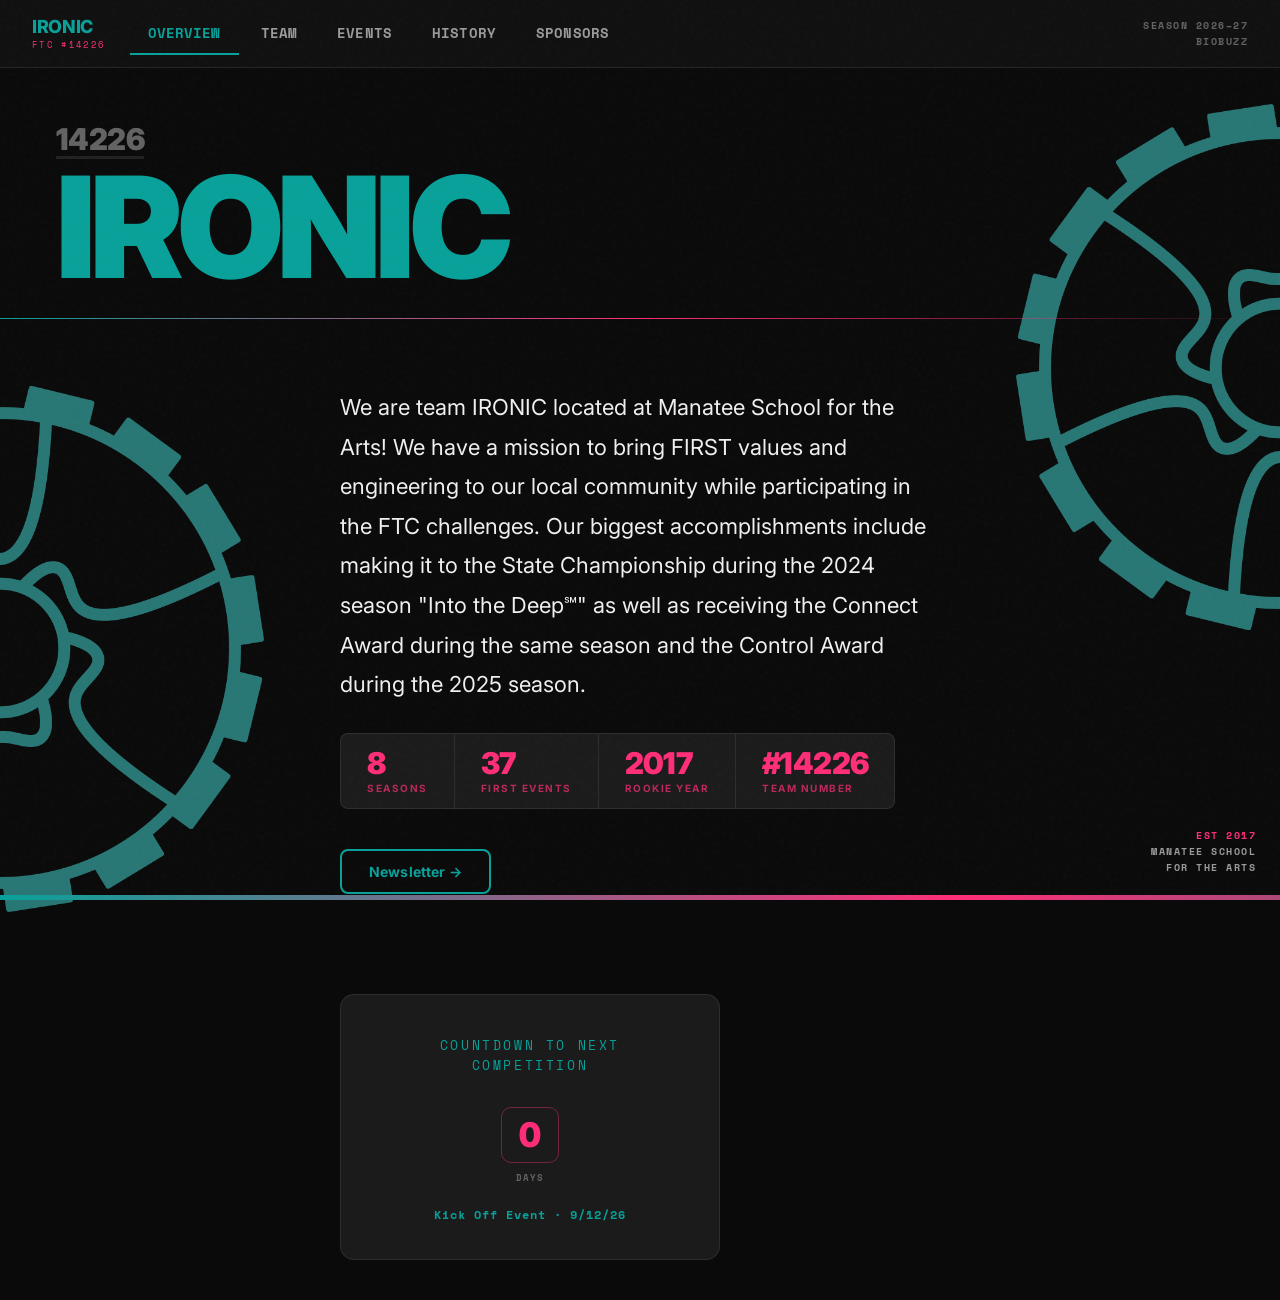
<file: index.html>
<!DOCTYPE html>
<html lang="en">
<head>
<meta charset="UTF-8">
<meta name="viewport" content="width=device-width, initial-scale=1.0">
<title>Team IRONIC</title>
<link rel="preconnect" href="https://fonts.googleapis.com">
<link rel="preconnect" href="https://fonts.gstatic.com" crossorigin>
<link href="https://fonts.googleapis.com/css2?family=Inter:wght@300;400;500;600;700;800;900&family=Space+Mono:wght@400;700&display=swap" rel="stylesheet">
<link rel="stylesheet" href="style.css">
</head>
<!--
  HOME / OVERVIEW PAGE

  What's on this page, top to bottom:
    1. Top bar (nav), same one every page uses
    2. Hero banner, team name plus the spinning gears
    3. Overview section, the paragraph, stat numbers, button and countdown card
    4. RGB strip at the very bottom

  Quick edits:
  - Bio paragraph, edit the <p class="lead"> text below.
  - Stat numbers (Seasons, FIRST Events, Rookie Year, Team #), edit
    the .hero-stat-num spans.
  - Countdown date, set NEXT_COMP_DATE in script.js. The card now
    only shows Days (hours/min/sec were dropped from both here and
    script.js) — so it only needs re-checking once a day, not once
    a second.
  - "14226" under the team name uses type-caption-heading now
    (bumped up from type-subhead) so it reads bigger.
  - The only CTA left under the paragraph now is "Newsletter →" —
    the old "Meet the Team →" button that sat next to it was
    removed. It still has data-modal="newsletter" instead of an
    onclick navigation — script.js section 4 turns that into a
    blurred popup instead of a page jump. See style.css section 18
    and newsletter.html for the rest of that setup.
  - Full notes on this file's CSS are in style-guide.pdf, sections
    6 through 10.
  - Text sizing (headline, subhead, body copy, caption heading,
    caption, button) comes from the shared "type-" classes in
    style.css section 15. Anything using Space Mono also gets the
    "mono" class from that same section.
  - Top nav links (below) use type-button now instead of
    type-caption-heading — same smaller size as the site's other
    buttons, just picked from the existing "type-" options rather
    than a new size. Applies to every page's topbar, not just this
    one.
-->
<body data-page="index.html">


<!-- TOP BAR -->
<header class="topbar">
  <div class="topbar-brand">
    <div class="topbar-logo"><span>IRON</span>IC</div>
    <div class="topbar-number mono">FTC #14226</div>
  </div>
  <nav class="topbar-links">
    <a class="nav-link type-button" href="index.html">Overview</a>
    <a class="nav-link type-button" href="team.html">Team</a>
    <a class="nav-link type-button" href="events.html">Events</a>
    <a class="nav-link type-button" href="history.html">History</a>
    <a class="nav-link type-button" href="sponsors.html">Sponsors</a>
  </nav>
  <div class="topbar-meta type-caption mono">
    Season 2026–27<br>
    BIOBUZZ
  </div>
</header>

  <main>

<div class="page active" id="page-overview">

  <!-- Hero banner: title on the left, EST/school info bottom right,
       gears hanging off the bottom corners -->
  <div class="hero-banner-wrap">

    <div class="hero-desktop">

      <!-- title block -->
      <div class="hero-top-row">
        <div class="hero-title-block">
          <div class="hero-teamnum type-caption-heading">14226</div>
          <div class="hero-teamname type-hero-headline">IRONIC</div>
        </div>
      </div>

      <!-- meta info, bottom right corner -->
      <div class="hero-meta-block">
        <div class="hero-meta-line type-caption mono">EST 2017</div>
        <div class="hero-meta-line type-caption mono">Manatee School</div>
        <div class="hero-meta-line type-caption mono">for the Arts</div>
      </div>

      <!-- decorative spinning gears, bleed off the corners -->
      <div class="hero-gear-desktop-left">
        <img src="gear.png" alt="" class="gear-spin">
      </div>
      <div class="hero-gear-desktop-right">
        <img src="gear.png" alt="" class="gear-spin-reverse">
      </div>

      <!-- cutoff line -->
      <div class="hero-cutoff-line"></div>
    </div>

  </div>

  <!-- OVERVIEW: lead paragraph + stat pills + CTA (left) / countdown card (right) -->
  <div class="overview-hero" style="grid-template-columns: 1fr; border-right: none; border-bottom: none; background: transparent; position: relative; z-index: 2; align-items: start; min-height: 0; margin-top: -100px;">

    <div class="hero-text" style="border-right: none; padding: 0px 340px 40px 340px; background: transparent; display: flex; flex-direction: row; align-items: flex-end; justify-content: flex-start; gap: 60px; flex-wrap: wrap;">

      <!-- left: paragraph + stats -->
      <div style="flex: 1 1 480px; min-width: 0;">
        <p class="lead type-body" style="max-width: 640px; margin-bottom: 28px;">We are team IRONIC located at Manatee School for the Arts! We have a mission to bring FIRST values and engineering to our local community while participating in the FTC challenges. Our biggest accomplishments include making it to the State Championship during the 2024 season "Into the Deep℠" as well as receiving the Connect Award during the same season and the Control Award during the 2025 season.</p>

        <!-- fact box / stats bar -->
        <div class="hero-stats" style="position: relative; z-index: 3;">
          <div class="hero-stat">
            <span class="hero-stat-num type-caption-heading">8</span>
            <span class="hero-stat-label type-caption">Seasons</span>
          </div>
          <div class="hero-stat-div"></div>
          <div class="hero-stat">
            <span class="hero-stat-num type-caption-heading">37</span>
            <span class="hero-stat-label type-caption">FIRST Events</span>
          </div>
          <div class="hero-stat-div"></div>
          <div class="hero-stat">
            <span class="hero-stat-num type-caption-heading">2017</span>
            <span class="hero-stat-label type-caption">Rookie Year</span>
          </div>
          <div class="hero-stat-div"></div>
          <div class="hero-stat">
            <span class="hero-stat-num type-caption-heading">#14226</span>
            <span class="hero-stat-label type-caption">Team Number</span>
          </div>
        </div>

        <div style="display: flex; flex-direction: row; align-items: center; gap: 16px; flex-wrap: wrap; margin-top: 24px;">
          <button type="button" class="type-button" data-modal="newsletter" style="
            padding: 12px 27px;
            background: transparent;
            color: var(--teal);
            border: 2px solid var(--teal);
            border-radius: 8px;
            cursor: pointer;
            transition: background 0.15s, color 0.15s, border-color 0.15s;
          " onmouseover="this.style.background='var(--teal)'; this.style.color='var(--bg)'; this.style.borderColor='var(--teal)';" onmouseout="this.style.background='transparent'; this.style.color='var(--teal)'; this.style.borderColor='var(--teal)';">
            Newsletter →
          </button>
        </div>
      </div>

      <!-- right side: countdown card, lines up with the stats bar automatically -->
      <div class="countdown-card" id="countdownCard" style="flex: 0 0 380px; align-self: flex-start; margin-top: 40px;">
        <div class="countdown-label mono">
          Countdown to Next Competition
        </div>
        <div class="countdown-digits">
          <div class="countdown-unit">
            <div class="countdown-num" id="cd-days">--</div>
            <div class="countdown-sublabel mono">Days</div>
          </div>
        </div>
        <div class="countdown-event mono">Kick Off Event · 9/12/26</div>
      </div>

    </div>
  </div>
</div>

</main>

<!-- RGB light strip, cycles through site colors at the very bottom of the page -->
<div class="rgb-strip"></div>

<script src="script.js"></script>
</body>
</html>
</file>
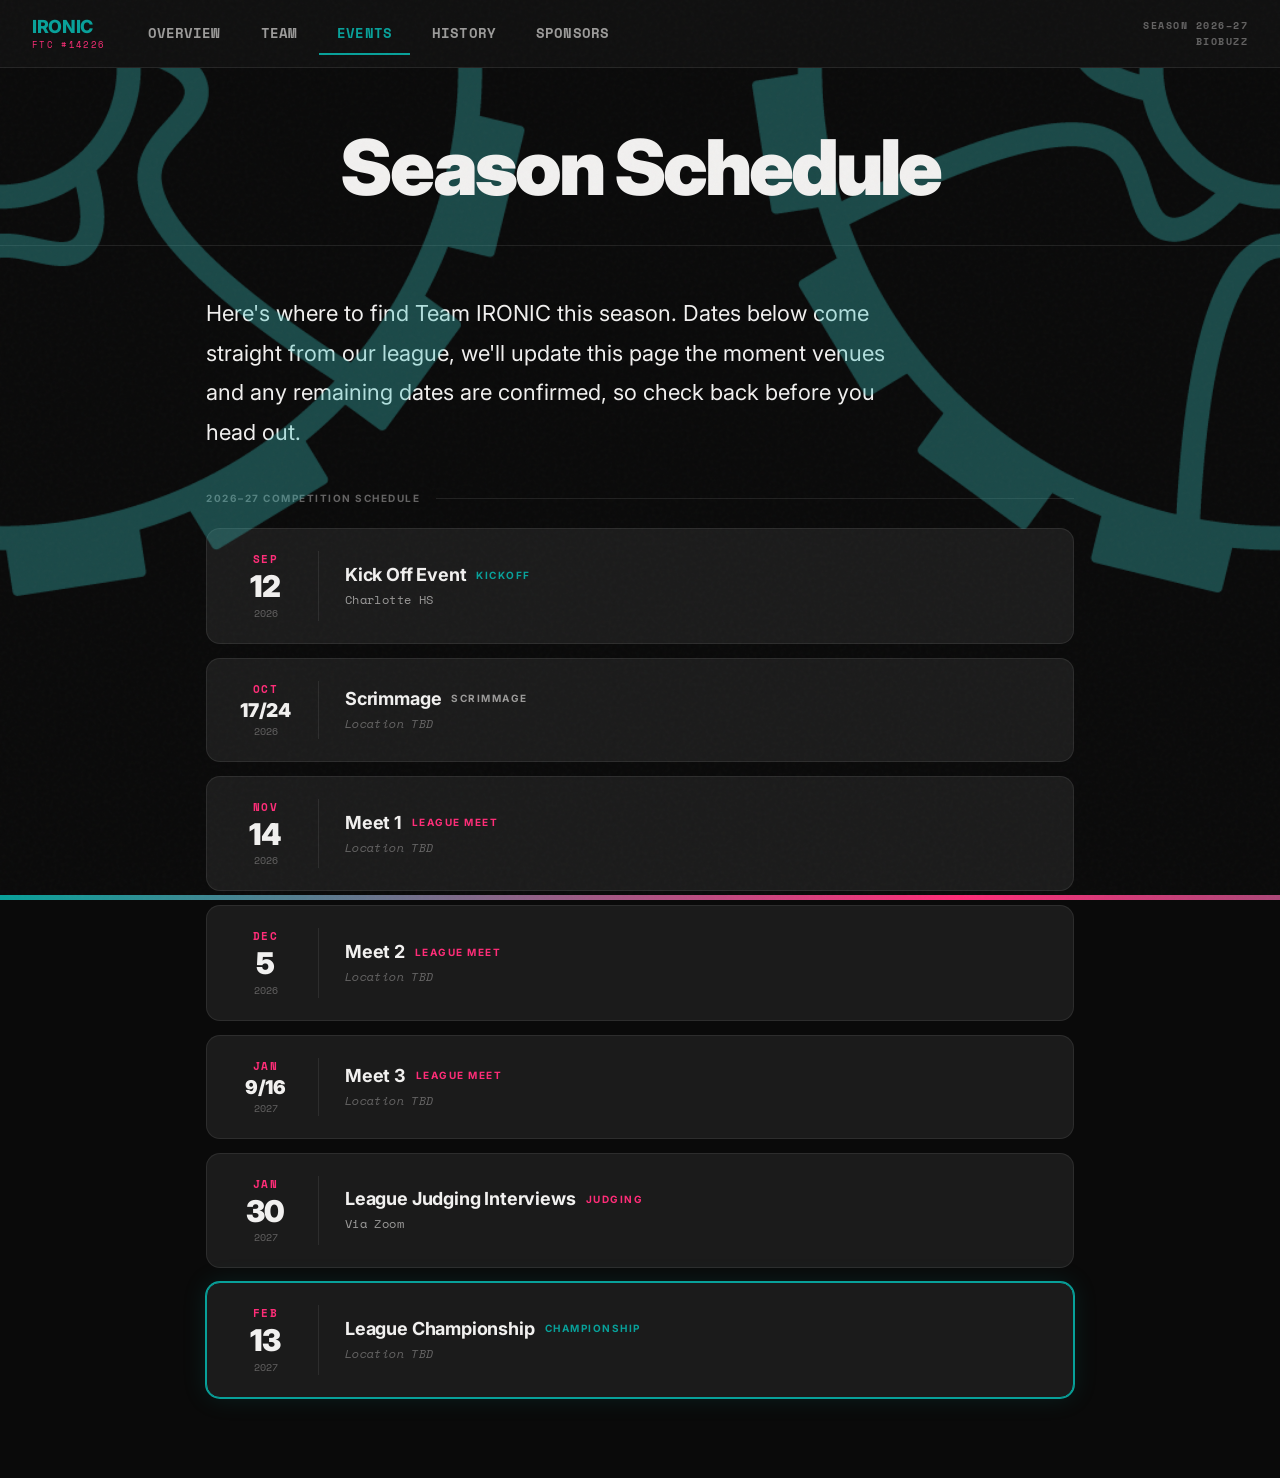
<file: events.html>
<!DOCTYPE html>
<html lang="en">
<head>
<meta charset="UTF-8">
<meta name="viewport" content="width=device-width, initial-scale=1.0">
<title>Team IRONIC</title>
<link rel="preconnect" href="https://fonts.googleapis.com">
<link rel="preconnect" href="https://fonts.gstatic.com" crossorigin>
<link href="https://fonts.googleapis.com/css2?family=Inter:wght@300;400;500;600;700;800;900&family=Space+Mono:wght@400;700&display=swap" rel="stylesheet">
<link rel="stylesheet" href="style.css">
</head>
<!--
  EVENTS / SCHEDULE PAGE

  What's on this page, top to bottom:
    1. Top bar (nav), same one every page uses
    2. Page header, "Season Schedule" title plus the corner gears —
       this is the only page that still has them (Team's copy got
       removed) and the faint year watermark got dropped here too
    3. Events content, intro text, and .event-timeline

  How to add an event:
  Copy one <div class="event-card"> block inside .event-timeline and
  edit the month, day, year, event name and location.

  The event type tag used to be a pill badge, that got dropped. It's
  now just plain text using the shared "type-caption" class plus a
  color: "text-teal" for kickoff/championship, "text-pink" for
  meet/judging, "text-dim" for scrimmage. Add class "featured" to
  event-card for the glowing highlight, that's what the championship
  uses.

  Top nav links (below) use type-button now instead of
  type-caption-heading — same smaller size as the site's other
  buttons, just picked from the existing "type-" options. Applies to
  every page's topbar, not just this one.

  Full notes on this file's CSS are in style-guide.pdf, section 11.
-->
<body data-page="events.html">


<!-- TOP BAR -->
<header class="topbar">
  <div class="topbar-brand">
    <div class="topbar-logo"><span>IRON</span>IC</div>
    <div class="topbar-number mono">FTC #14226</div>
  </div>
  <nav class="topbar-links">
    <a class="nav-link type-button" href="index.html">Overview</a>
    <a class="nav-link type-button" href="team.html">Team</a>
    <a class="nav-link type-button" href="events.html">Events</a>
    <a class="nav-link type-button" href="history.html">History</a>
    <a class="nav-link type-button" href="sponsors.html">Sponsors</a>
  </nav>
  <div class="topbar-meta type-caption mono">
    Season 2026–27<br>
    BIOBUZZ
  </div>
</header>

  <main>

<div class="page active" id="page-events">
  <div class="page-header" style="position: relative; text-align: center; overflow: visible;">
    <h1 class="page-title type-headline" style="white-space: nowrap; position: relative; z-index: 3;">Season Schedule</h1>

    <!-- top-right gear -->
    <div style="position: absolute; top: 0; right: 0; width: 600px; height: 600px; overflow: hidden; pointer-events: none; z-index: 1;">
      <img src="gear.png" alt="" style="position: absolute; top: -600px; right: -600px; width: 1200px; height: 1200px; opacity: 0.35; animation: spin-cw 20s linear infinite;">
    </div>

    <!-- top-left gear -->
    <div style="position: absolute; top: 0; left: 0; width: 600px; height: 600px; overflow: hidden; pointer-events: none; z-index: 1;">
      <img src="gear.png" alt="" style="position: absolute; top: -600px; left: -600px; width: 1200px; height: 1200px; opacity: 0.35; animation: spin-ccw 20s linear infinite;">
    </div>
  </div>

  <div class="events-content">

    <p class="lead type-body events-intro">
      Here's where to find Team IRONIC this season. Dates below come straight from our league, we'll
      update this page the moment venues and any remaining dates are confirmed, so check back before you head out.
    </p>

    <div class="events-section-title type-caption">2026–27 Competition Schedule</div>

    <div class="event-timeline">

      <!-- Kick Off -->
      <div class="event-card">
        <div class="event-date-block">
          <div class="event-month mono">Sep</div>
          <div class="event-day type-caption-heading">12</div>
          <div class="event-year mono">2026</div>
        </div>
        <div class="event-body">
          <div class="event-name-row">
            <span class="event-name">Kick Off Event</span>
            <span class="type-caption text-teal">Kickoff</span>
          </div>
          <div class="event-location mono">Charlotte HS</div>
        </div>
      </div>

      <!-- Scrimmage -->
      <div class="event-card">
        <div class="event-date-block">
          <div class="event-month mono">Oct</div>
          <div class="event-day multi type-caption-heading">17/24</div>
          <div class="event-year mono">2026</div>
        </div>
        <div class="event-body">
          <div class="event-name-row">
            <span class="event-name">Scrimmage</span>
            <span class="type-caption text-dim">Scrimmage</span>
          </div>
          <div class="event-location tbd mono">Location TBD</div>
        </div>
      </div>

      <!-- Meet 1 -->
      <div class="event-card">
        <div class="event-date-block">
          <div class="event-month mono">Nov</div>
          <div class="event-day type-caption-heading">14</div>
          <div class="event-year mono">2026</div>
        </div>
        <div class="event-body">
          <div class="event-name-row">
            <span class="event-name">Meet 1</span>
            <span class="type-caption text-pink">League Meet</span>
          </div>
          <div class="event-location tbd mono">Location TBD</div>
        </div>
      </div>

      <!-- Meet 2 -->
      <div class="event-card">
        <div class="event-date-block">
          <div class="event-month mono">Dec</div>
          <div class="event-day type-caption-heading">5</div>
          <div class="event-year mono">2026</div>
        </div>
        <div class="event-body">
          <div class="event-name-row">
            <span class="event-name">Meet 2</span>
            <span class="type-caption text-pink">League Meet</span>
          </div>
          <div class="event-location tbd mono">Location TBD</div>
        </div>
      </div>

      <!-- Meet 3 -->
      <div class="event-card">
        <div class="event-date-block">
          <div class="event-month mono">Jan</div>
          <div class="event-day multi type-caption-heading">9/16</div>
          <div class="event-year mono">2027</div>
        </div>
        <div class="event-body">
          <div class="event-name-row">
            <span class="event-name">Meet 3</span>
            <span class="type-caption text-pink">League Meet</span>
          </div>
          <div class="event-location tbd mono">Location TBD</div>
        </div>
      </div>

      <!-- Judging -->
      <div class="event-card">
        <div class="event-date-block">
          <div class="event-month mono">Jan</div>
          <div class="event-day type-caption-heading">30</div>
          <div class="event-year mono">2027</div>
        </div>
        <div class="event-body">
          <div class="event-name-row">
            <span class="event-name">League Judging Interviews</span>
            <span class="type-caption text-pink">Judging</span>
          </div>
          <div class="event-location mono">Via Zoom</div>
        </div>
      </div>

      <!-- Championship -->
      <div class="event-card featured">
        <div class="event-date-block">
          <div class="event-month mono">Feb</div>
          <div class="event-day type-caption-heading">13</div>
          <div class="event-year mono">2027</div>
        </div>
        <div class="event-body">
          <div class="event-name-row">
            <span class="event-name">League Championship</span>
            <span class="type-caption text-teal">Championship</span>
          </div>
          <div class="event-location tbd mono">Location TBD</div>
        </div>
      </div>

    </div>

  </div>

</div>

</main>

<!-- RGB light strip, cycles through site colors at the very bottom of the page -->
<div class="rgb-strip"></div>

<script src="script.js"></script>
</body>
</html>
</file>
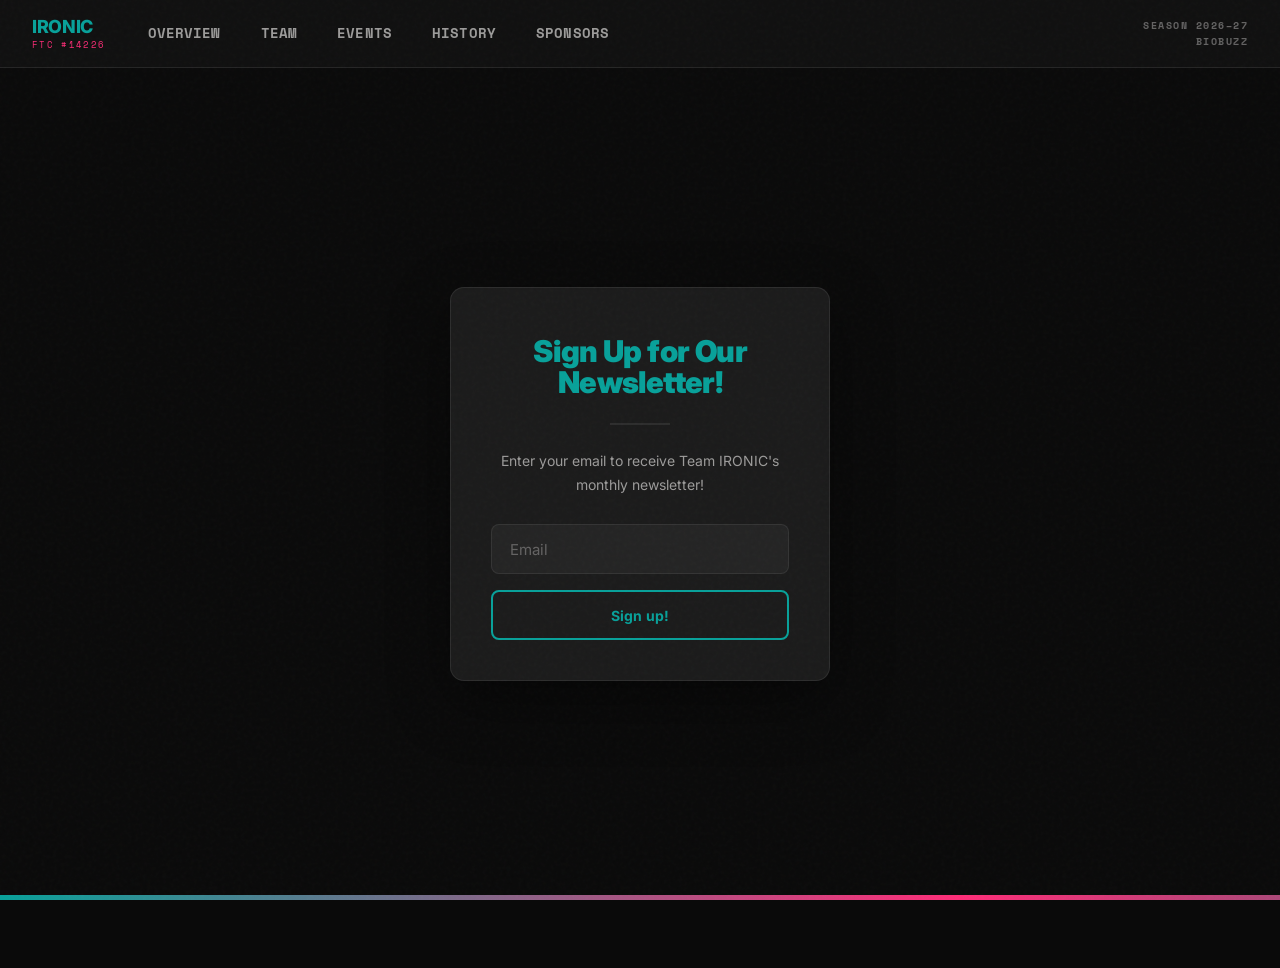
<file: newsletter.html>
<!DOCTYPE html>
<html lang="en">
<head>
<meta charset="UTF-8">
<meta name="viewport" content="width=device-width, initial-scale=1.0">
<title>Newsletter Signup — Team IRONIC</title>
<link rel="preconnect" href="https://fonts.googleapis.com">
<link rel="preconnect" href="https://fonts.gstatic.com" crossorigin>
<link href="https://fonts.googleapis.com/css2?family=Inter:wght@300;400;500;600;700;800;900&family=Space+Mono:wght@400;700&display=swap" rel="stylesheet">
<link rel="stylesheet" href="style.css">
</head>
<!--
  NEWSLETTER SIGNUP PAGE

  This is the direct-link fallback: anyone who lands here straight
  (a shared URL, a bookmark, a browser with JS off) gets the same
  themed signup card as the popup version, just sitting on its own
  page instead of floating over a blurred page. Same topbar as every
  other page.

  From every other page on the site, the "Newsletter" link/button
  opens this same card as a blurred overlay instead of navigating
  here — that's handled by script.js section 4 and the
  ".newsletter-card" styles in style.css section 18. Keep the form
  fields and the Formspree endpoint below in sync with the copy of
  this markup script.js builds, so the two versions never drift.

  Top nav links (below) use type-button now instead of
  type-caption-heading — same smaller size as the site's other
  buttons, just picked from the existing "type-" options. Applies to
  every page's topbar, not just this one.
-->
<body data-page="newsletter.html">


<!-- TOP BAR -->
<header class="topbar">
  <div class="topbar-brand">
    <div class="topbar-logo"><span>IRON</span>IC</div>
    <div class="topbar-number mono">FTC #14226</div>
  </div>
  <nav class="topbar-links">
    <a class="nav-link type-button" href="index.html">Overview</a>
    <a class="nav-link type-button" href="team.html">Team</a>
    <a class="nav-link type-button" href="events.html">Events</a>
    <a class="nav-link type-button" href="history.html">History</a>
    <a class="nav-link type-button" href="sponsors.html">Sponsors</a>
  </nav>
  <div class="topbar-meta type-caption mono">
    Season 2026–27<br>
    BIOBUZZ
  </div>
</header>

<main class="newsletter-page-main">
  <div class="newsletter-card">
    <h1 class="newsletter-title type-caption-heading">Sign Up for Our Newsletter!</h1>
    <hr class="newsletter-hr">
    <p class="newsletter-text">Enter your email to receive Team IRONIC's monthly newsletter!</p>
    <form id="contact-form" method="POST" action= "https://formspree.io/f/xdekzydy">
      <input type="email" name="email" placeholder="Email" required>
      <button type="submit" class="type-button newsletter-submit">Sign up!</button>
    </form>
  </div>
</main>

<!-- RGB light strip, cycles through site colors at the very bottom of the page -->
<div class="rgb-strip"></div>

<script src="script.js"></script>
</body>
</html>
</file>
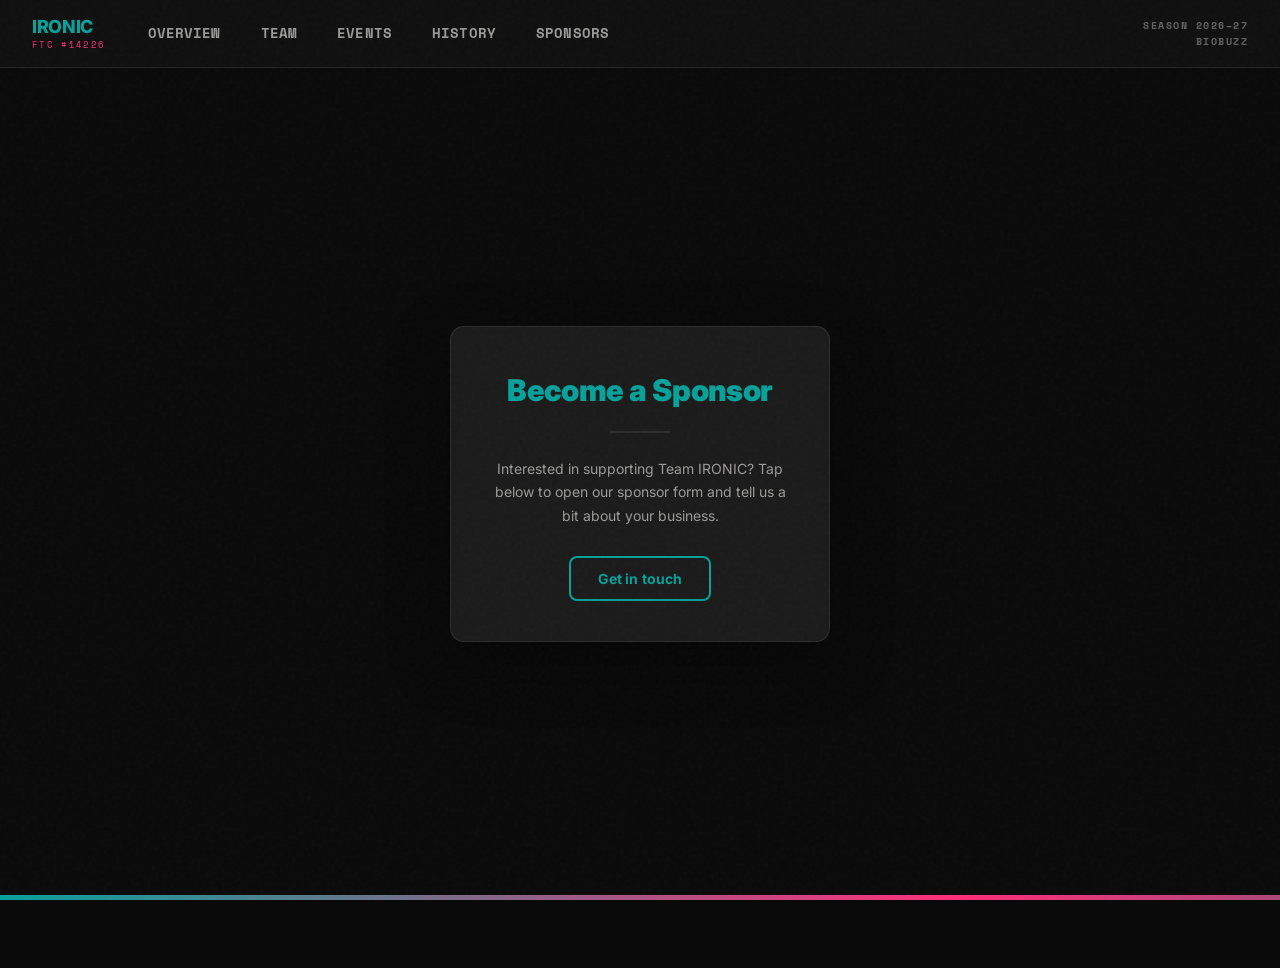
<file: sponsor-form.html>
<!DOCTYPE html>
<html lang="en">
<head>
<meta charset="UTF-8">
<meta name="viewport" content="width=device-width, initial-scale=1.0">
<title>Sponsor Us — Team IRONIC</title>
<link rel="preconnect" href="https://fonts.googleapis.com">
<link rel="preconnect" href="https://fonts.gstatic.com" crossorigin>
<link href="https://fonts.googleapis.com/css2?family=Inter:wght@300;400;500;600;700;800;900&family=Space+Mono:wght@400;700&display=swap" rel="stylesheet">
<link rel="stylesheet" href="style.css">
</head>
<!--
  SPONSOR FORM PAGE

  Standalone page the "Get in touch" button on sponsors.html links
  to — same idea as newsletter.html: its own page rather than a
  popup sitting on top of another page. Reuses the existing
  ".newsletter-card" styling (surface panel, centered) so it doesn't
  need any new CSS of its own, see style.css section 18.

  The form itself isn't built with this site's markup: the trigger
  div below (data-customgform / data-mode / data-label) and the
  cgf.js script tag at the bottom of the page belong to
  customgform.com — clicking the trigger opens their own popup with
  the actual form fields. To point this at a different form later,
  swap the data-customgform id below for the new form's id from
  customgform.com.
-->
<body data-page="sponsor-form.html">


<!-- TOP BAR -->
<header class="topbar">
  <div class="topbar-brand">
    <div class="topbar-logo"><span>IRON</span>IC</div>
    <div class="topbar-number mono">FTC #14226</div>
  </div>
  <nav class="topbar-links">
    <a class="nav-link type-button" href="index.html">Overview</a>
    <a class="nav-link type-button" href="team.html">Team</a>
    <a class="nav-link type-button" href="events.html">Events</a>
    <a class="nav-link type-button" href="history.html">History</a>
    <a class="nav-link type-button" href="sponsors.html">Sponsors</a>
  </nav>
  <div class="topbar-meta type-caption mono">
    Season 2026–27<br>
    BIOBUZZ
  </div>
</header>

<main class="newsletter-page-main">
  <div class="newsletter-card">
    <h1 class="newsletter-title type-caption-heading">Become a Sponsor</h1>
    <hr class="newsletter-hr">
    <p class="newsletter-text">Interested in supporting Team IRONIC? Tap below to open our sponsor form and tell us a bit about your business.</p>
    <div class="type-button sponsor-cta-btn"
         data-customgform="cmts2jukv003i01rs7cdb7ct8"
         data-mode="popup"
         data-label="Get in touch">Get in touch</div>
  </div>
</main>

<!-- RGB light strip, cycles through site colors at the very bottom of the page -->
<div class="rgb-strip"></div>

<script async src="https://cdn.customgform.com/cgf.js"></script>
<script src="script.js"></script>
</body>
</html>
</file>
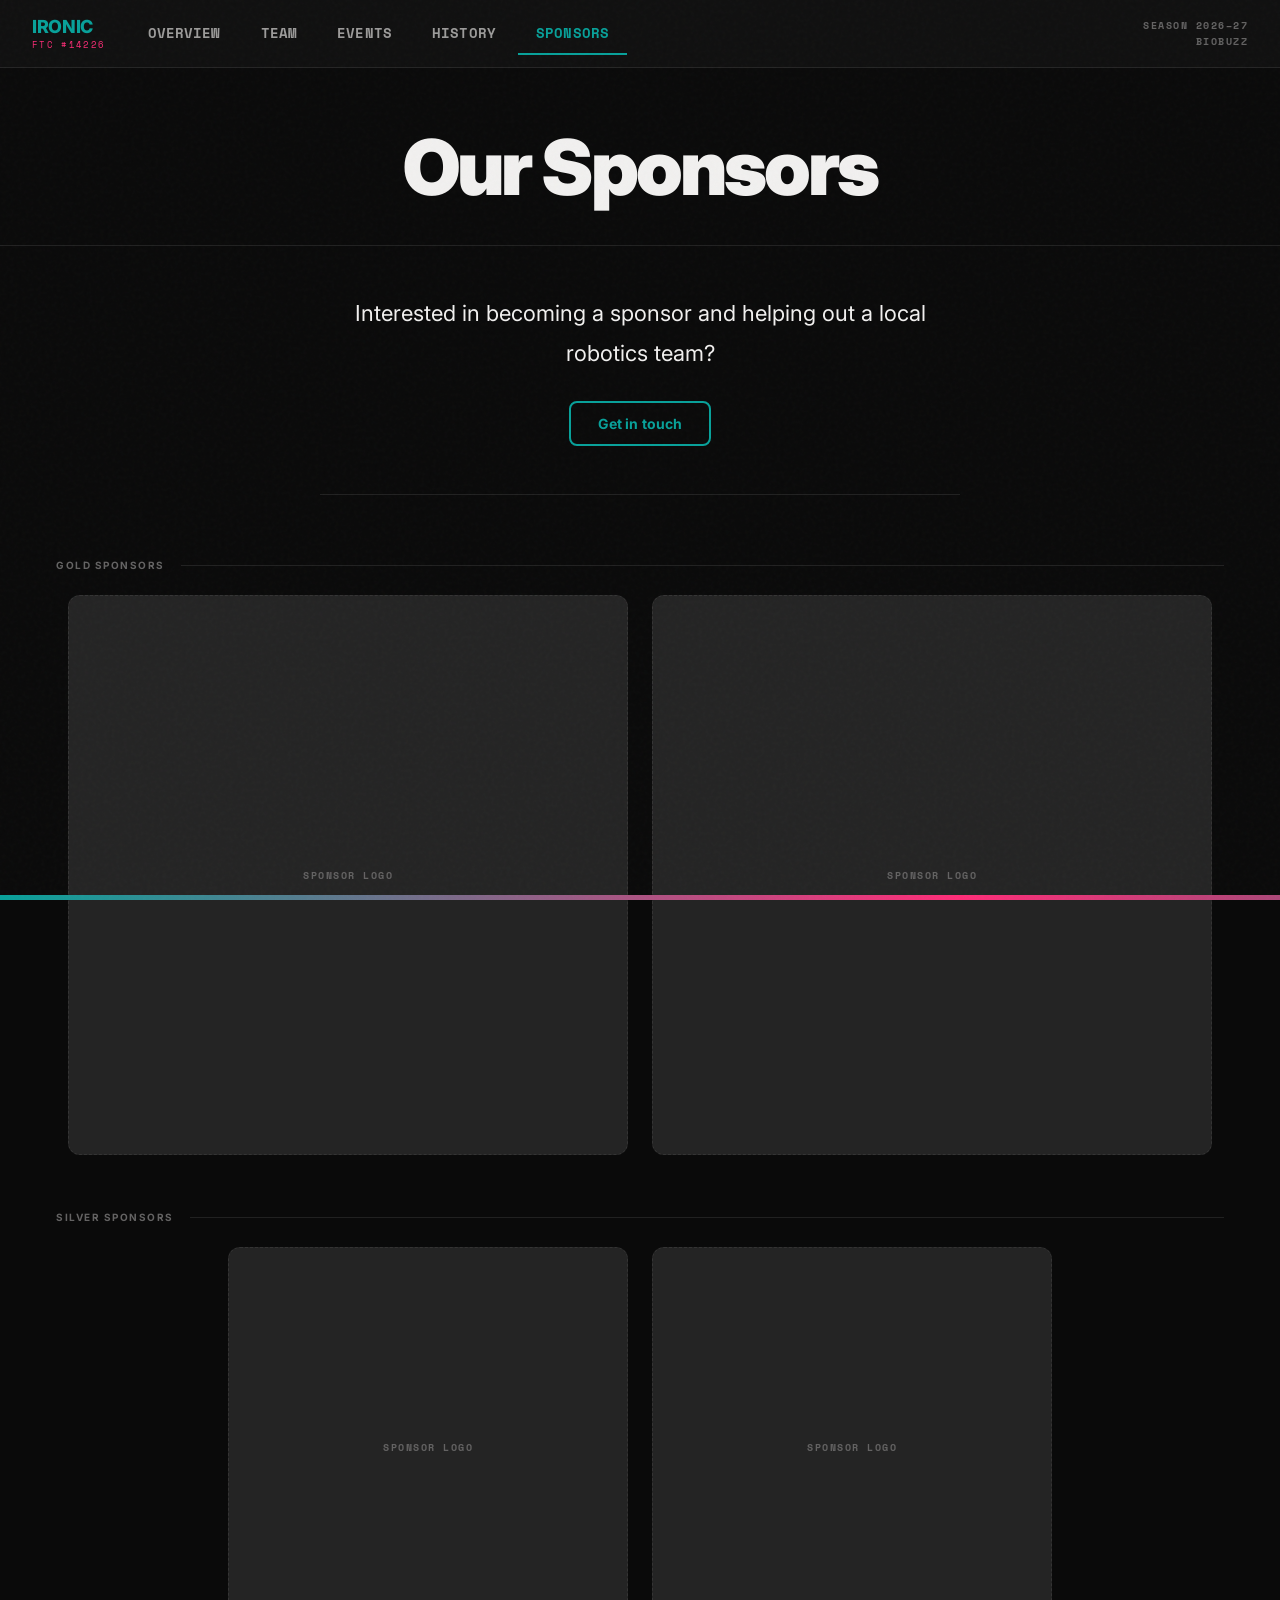
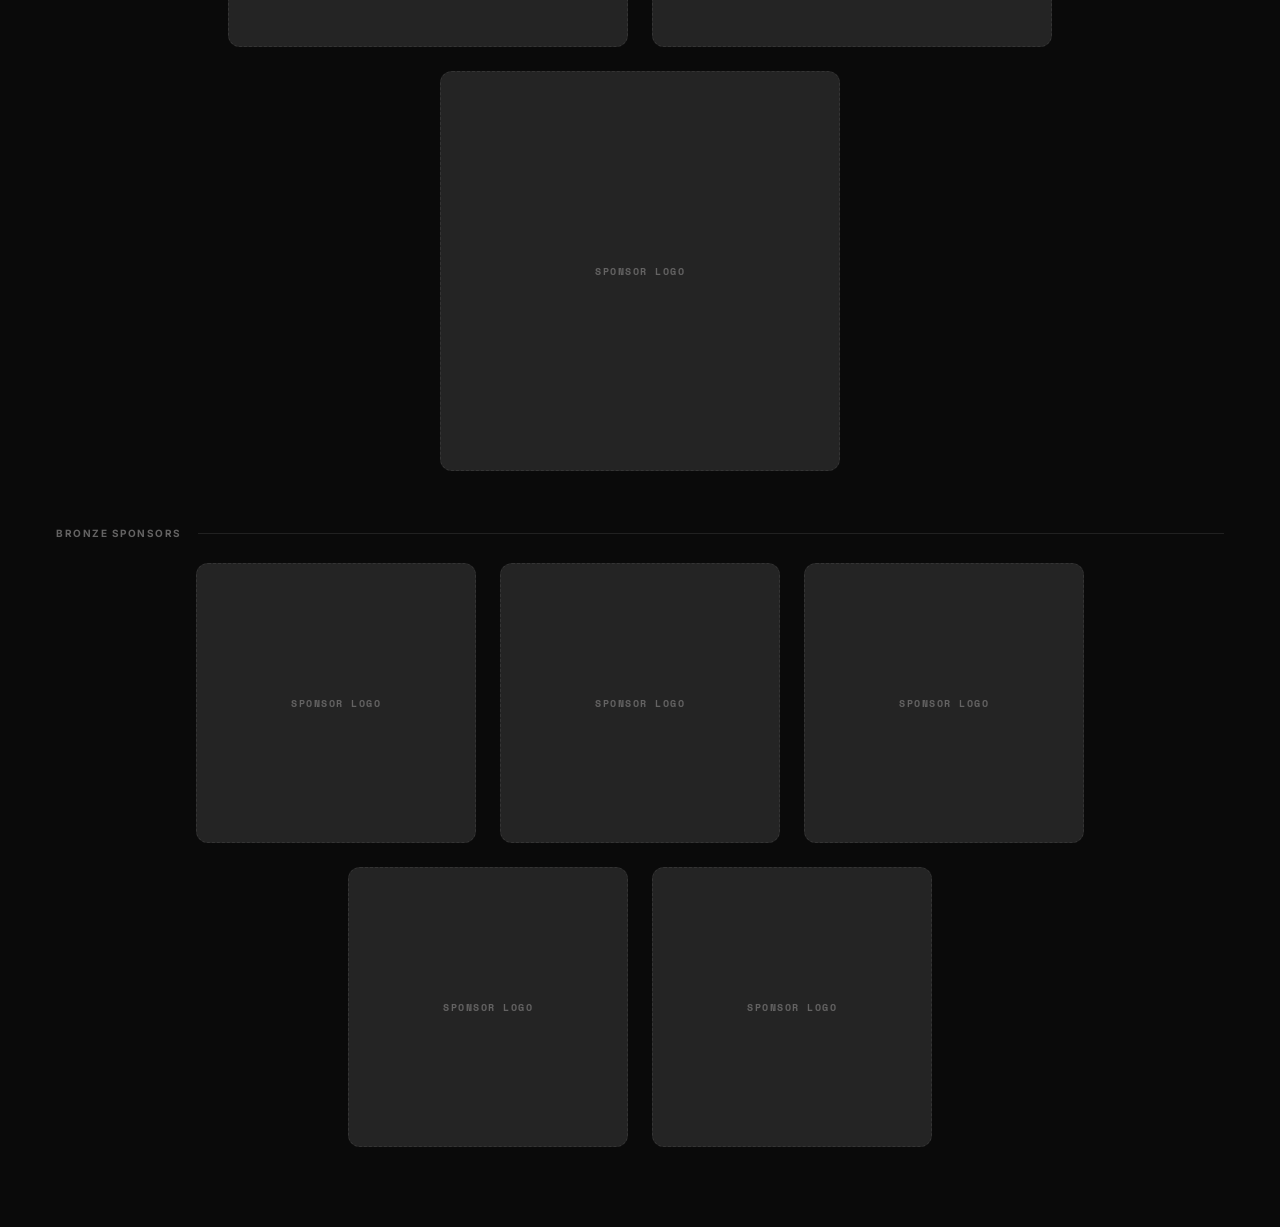
<file: sponsors.html>
<!DOCTYPE html>
<html lang="en">
<head>
<meta charset="UTF-8">
<meta name="viewport" content="width=device-width, initial-scale=1.0">
<title>Team IRONIC</title>
<link rel="preconnect" href="https://fonts.googleapis.com">
<link rel="preconnect" href="https://fonts.gstatic.com" crossorigin>
<link href="https://fonts.googleapis.com/css2?family=Inter:wght@300;400;500;600;700;800;900&family=Space+Mono:wght@400;700&display=swap" rel="stylesheet">
<link rel="stylesheet" href="style.css">
</head>
<!--
  SPONSORS PAGE

  What's on this page, top to bottom:
    1. Top bar (nav), same one every page uses
    2. Page header, "Our Sponsors" title. No corner gears here,
       same plain header as Team/History.
    3. Sponsors content: a short CTA (blurb + "Get in touch" button)
       above three logo tiers, biggest to smallest.

  The "Get in touch" button opens the sponsor form as a popup right
  on top of this page, handled entirely by customgform.com's own
  embed script (not script.js, not the ".modal-overlay" blur used by
  the Newsletter popup — that markup and blur are ours, this popup's
  markup and backdrop are theirs). The div carries the
  data-customgform / data-mode / data-label attributes their embed
  code requires, reuses the existing .sponsor-cta-btn look for the
  trigger itself, and the cgf.js script tag that powers it sits at
  the bottom of the page next to script.js. To point this at a
  different form, swap the data-customgform id below for the new
  form's id from customgform.com. To change the color/theme of the
  form popup itself, that's done on customgform.com's own editor
  (Design tab), not in this site's CSS — see the header note in
  style.css section 19 for more.

  Sponsor tiers below are Gold (2 large), Silver (3 medium), Bronze
  (5 small) — every tile is a square, sized per tier in style.css
  section 19. Tile counts are a guess, resize/add/remove freely.
  Every tile is a dashed placeholder box (same look as the
  placeholder photo spots on the History page) until a real sponsor
  logo exists — swap the <span> inside a .sponsor-tile for an
  <img src="..."> to drop a real logo in, no other markup changes
  needed. The grid reflows and wraps on its own on smaller screens.

  Full notes on this file's CSS are in style.css section 19.
-->
<body data-page="sponsors.html">


<!-- TOP BAR -->
<header class="topbar">
  <div class="topbar-brand">
    <div class="topbar-logo"><span>IRON</span>IC</div>
    <div class="topbar-number mono">FTC #14226</div>
  </div>
  <nav class="topbar-links">
    <a class="nav-link type-button" href="index.html">Overview</a>
    <a class="nav-link type-button" href="team.html">Team</a>
    <a class="nav-link type-button" href="events.html">Events</a>
    <a class="nav-link type-button" href="history.html">History</a>
    <a class="nav-link type-button" href="sponsors.html">Sponsors</a>
  </nav>
  <div class="topbar-meta type-caption mono">
    Season 2026–27<br>
    BIOBUZZ
  </div>
</header>

  <main>

<div class="page active" id="page-sponsors">
  <div class="page-header" style="position: relative; text-align: center; overflow: visible;">
    <h1 class="page-title type-headline" style="white-space: nowrap; position: relative; z-index: 3;">Our Sponsors</h1>
  </div>

  <div class="sponsors-content">

    <!-- CTA: blurb + button, opens the sponsor form as a popup on this page -->
    <div class="sponsor-cta">
      <p class="lead type-body">Interested in becoming a sponsor and helping out a local robotics team?</p>
      <div class="type-button sponsor-cta-btn"
           data-customgform="cmts2jukv003i01rs7cdb7ct8"
           data-mode="popup"
           data-label="Get in touch">Get in touch</div>
    </div>

    <!-- TIER 1: 2 large square tiles side by side -->
    <div class="sponsor-tier">
      <div class="events-section-title type-caption">Gold Sponsors</div>
      <div class="sponsor-grid large">
        <div class="sponsor-tile">
          <span class="type-caption mono">Sponsor Logo</span>
        </div>
        <div class="sponsor-tile">
          <span class="type-caption mono">Sponsor Logo</span>
        </div>
      </div>
    </div>

    <!-- TIER 2: 3 medium square tiles -->
    <div class="sponsor-tier">
      <div class="events-section-title type-caption">Silver Sponsors</div>
      <div class="sponsor-grid medium">
        <div class="sponsor-tile">
          <span class="type-caption mono">Sponsor Logo</span>
        </div>
        <div class="sponsor-tile">
          <span class="type-caption mono">Sponsor Logo</span>
        </div>
        <div class="sponsor-tile">
          <span class="type-caption mono">Sponsor Logo</span>
        </div>
      </div>
    </div>

    <!-- TIER 3: 5 smaller square tiles -->
    <div class="sponsor-tier">
      <div class="events-section-title type-caption">Bronze Sponsors</div>
      <div class="sponsor-grid small">
        <div class="sponsor-tile">
          <span class="type-caption mono">Sponsor Logo</span>
        </div>
        <div class="sponsor-tile">
          <span class="type-caption mono">Sponsor Logo</span>
        </div>
        <div class="sponsor-tile">
          <span class="type-caption mono">Sponsor Logo</span>
        </div>
        <div class="sponsor-tile">
          <span class="type-caption mono">Sponsor Logo</span>
        </div>
        <div class="sponsor-tile">
          <span class="type-caption mono">Sponsor Logo</span>
        </div>
      </div>
    </div>

  </div>

</div>

</main>

<!-- RGB light strip, cycles through site colors at the very bottom of the page -->
<div class="rgb-strip"></div>

<script async src="https://cdn.customgform.com/cgf.js"></script>
<script async src="https://cdn.customgform.com/cgf.js"></script>
<script src="script.js"></script>
</body>
</html>
</file>
<file: style.css>
/* TABLE OF CONTENTS
   Full explanations for each numbered section live in
   style-guide.pdf. This file just keeps the section markers so you
   can jump around fast.

   1.  Color variables
   2.  Baseline setup
   3.  Background texture
   4.  Navigation bar
   5.  Page intersection with nav prevention
   6.  Page headlines
   7.  Index - General overview
   8.  Index - decoration
   9.  Gear spinning animation
   10. Event countdown card
   11. Events overall page
   12. Team overall page
   13. Scroll bar
   14. RGB strip
   15. Typography system
   16. Utility text colors
   17. History - past seasons page
   18. Newsletter card + modal overlay
   19. Sponsors page
*/


/* 1. Color variables */
:root {
  /* Ironic Teal — primary brand accent */
  --teal: #08A19A;
  --teal-dim: #067F7A;
  --teal-glow: rgba(8,161,154,0.15);
  --teal-border: rgba(8,161,154,0.3);
  /* Ironic Grey — secondary brand accent, used for the neutral scale below */
  --grey: #646363;
  /* Pink — kept as the site's original highlight accent */
  --pink: #FF2D78;
  --pink-dim: rgba(255,45,120,0.15);
  --pink-border: rgba(255,45,120,0.3);
  /* Neutral surfaces, built off Ironic Grey instead of the old teal-tinted blacks */
  --bg: #0A0A0A;
  --bg2: #101010;
  --bg3: #161616;
  --surface: #1B1B1B;
  --surface2: #242424;
  --text: #F1F0EF;
  --text-dim: #9C9B9A;
  --text-muted: #646363;
  --border: rgba(100,99,99,0.25);
}


/* 2. Baseline setup */
* { margin: 0; padding: 0; box-sizing: border-box; }

html { scroll-behavior: smooth; }

body {
  background: var(--bg);
  color: var(--text);
  font-family: "Inter", sans-serif;
  font-weight: 400;
  min-height: 100vh;
  overflow-x: hidden;
}


/* 3. Background texture */
body::before {
  content: "";
  position: fixed;
  inset: 0;
  background-image: url("data:image/svg+xml,%3Csvg viewBox='0 0 256 256' xmlns='http://www.w3.org/2000/svg'%3E%3Cfilter id='noise'%3E%3CfeTurbulence type='fractalNoise' baseFrequency='0.9' numOctaves='4' stitchTiles='stitch'/%3E%3C/filter%3E%3Crect width='100%25' height='100%25' filter='url(%23noise)' opacity='0.04'/%3E%3C/svg%3E");
  pointer-events: none;
  z-index: 9999;
  opacity: 0.6;
}


/* 4. Navigation bar */
.topbar {
  position: fixed;
  top: 0; left: 0; right: 0;
  height: 68px;
  background: var(--bg2);
  border-bottom: 1px solid var(--border);
  display: flex;
  align-items: center;
  justify-content: flex-start;
  gap: 24px;
  padding: 0 32px;
  z-index: 200;
}

.topbar-brand {
  display: flex;
  flex-direction: column;
  justify-content: center;
  flex-shrink: 0;
  line-height: 1.2;
}

.topbar-logo {
  font-family: "Inter", sans-serif;
  font-size: 18px;
  font-weight: 800;
  color: var(--teal);
  letter-spacing: -0.02em;
}

.topbar-number {
  font-size: 9px;
  color: var(--pink);
  letter-spacing: 0.15em;
  margin-top: 3px;
}

.topbar-links {
  display: flex;
  align-items: center;
  gap: 4px;
}

.nav-link {
  display: inline-flex;
  align-items: center;
  padding: 10px 18px;
  cursor: pointer;
  transition: all 0.2s;
  border-bottom: 2px solid transparent;
  color: var(--text-dim);
  text-transform: uppercase;
  text-decoration: none;
  position: relative;
}

.nav-link:hover { color: var(--teal); border-bottom-color: var(--teal-dim); }

.nav-link.active {
  color: var(--teal);
  border-bottom-color: var(--teal);
}

.nav-link:nth-child(even):hover { color: var(--pink); border-bottom-color: var(--pink); }

.topbar-meta {
  color: var(--text-muted);
  text-align: right;
  line-height: 1.6;
  flex-shrink: 0;
  margin-left: auto;
}

/* Nav links are set on Space Mono (already used everywhere via
   ".mono") instead of Inter. Written as ".topbar .nav-link" (not
   just ".nav-link") so it beats whichever "type-" class is on the
   link for font-family — no new font was added, this just points
   at the other one already loaded.

   Size is handled from the HTML side instead of here: each nav <a>
   carries "type-button" now (14px) instead of the old
   "type-caption-heading" (30px) — a smaller size picked from the
   same shared "type-" system in section 15, applied sitewide across
   every page's topbar. Bump it up or down by swapping that class on
   the nav links, not by adding a font-size rule here. */
.topbar .nav-link { font-family: "Space Mono", monospace; }


/* 5. Page intersection with nav prevention */
main { margin-left: 0; margin-top: 68px; min-height: 100vh; }

.page { display: none; animation: fadeIn 0.3s ease; }
.page.active { display: block; }
@keyframes fadeIn { from { opacity:0; transform:translateY(6px); } to { opacity:1; transform:translateY(0); } }


/* 6. Page headlines */
.page-header {
  padding: 64px 56px 40px;
  position: relative; overflow: hidden;
  border-bottom: 1px solid var(--border);
}

.page-title { color: var(--text); }


/* 7. Index - General overview */
.overview-hero {
  display: grid; grid-template-columns: 1fr 420px;
  gap: 0; align-items: stretch; min-height: 380px;
  border-bottom: 1px solid var(--border);
}
.hero-text {
  padding: 56px 56px 48px;
  border-right: 1px solid var(--border);
  display: flex; flex-direction: column; justify-content: space-between;
}


/* 8. Index - decoration */
.hero-banner-wrap {
  position: relative;
  width: 100%;
  overflow: visible;
  background: var(--bg);
}

.hero-desktop {
  position: relative;
  padding: 56px 56px 0;
  min-height: 420px;
}

.hero-top-row {
  display: flex;
  justify-content: space-between;
  align-items: flex-start;
  position: relative;
  z-index: 3;
  margin-bottom: 28px;
}

.hero-teamnum {
  color: var(--text-muted);
  text-decoration: underline;
  text-decoration-color: var(--border);
  text-underline-offset: 6px;
  margin-bottom: 8px;
}

.hero-teamname { color: var(--teal); }

.hero-meta-block {
  position: fixed;
  bottom: 24px;
  right: 24px;
  text-align: right;
  z-index: 50;
}
.hero-meta-line { color: var(--text-dim); line-height: 1.6; }
.hero-meta-line:first-child { color: var(--pink); font-weight: 700; }

.hero-stats {
  display: flex;
  align-items: stretch;
  border: 1px solid var(--border);
  border-radius: 8px;
  overflow: hidden;
  width: fit-content;
  position: relative;
  z-index: 3;
  background: var(--surface);
  margin-bottom: 40px;
}
.hero-stat {
  padding: 14px 26px;
  display: flex;
  flex-direction: column;
  gap: 3px;
}
.hero-stat-num { color: var(--pink); }
.hero-stat-label { color: var(--pink); opacity: 0.7; }
.hero-stat-div { width: 1px; background: var(--border); flex-shrink: 0; }

.hero-gear-desktop-left {
  position: absolute;
  bottom: -460px; left: -300px;
  width: 600px;
  opacity: 0.6;
  z-index: 1;
  pointer-events: none;
}
.hero-gear-desktop-right {
  position: absolute;
  bottom: -180px; right: -300px;
  width: 600px;
  opacity: 0.6;
  z-index: 1;
  pointer-events: none;
}

.hero-cutoff-line {
  position: relative;
  z-index: 3;
  height: 1px;
  background: linear-gradient(90deg, var(--teal), var(--pink), transparent);
  margin: 0 -56px;
}


/* 9. Gear spinning animation */
@keyframes spin-cw  { from { transform: rotate(0deg); } to { transform: rotate(360deg); } }
@keyframes spin-ccw { from { transform: rotate(0deg); } to { transform: rotate(-360deg); } }
.gear-spin         { animation: spin-cw  20s linear infinite; display: block; width: 100%; }
.gear-spin-reverse { animation: spin-ccw 20s linear infinite; display: block; width: 100%; }


/* 10. Event countdown card */
.countdown-card {
  background: var(--surface);
  border: 1px solid var(--border);
  border-radius: 14px;
  padding: 40px 40px 36px;
}
.countdown-label {
  font-size: 13px;
  color: var(--teal);
  letter-spacing: 0.2em;
  text-transform: uppercase;
  display: flex;
  align-items: center;
  justify-content: center;
  text-align: center;
  gap: 10px;
  margin-bottom: 32px;
}

.countdown-digits {
  display: flex;
  align-items: flex-start;
  justify-content: center;
  gap: 8px;
}
.countdown-unit {
  display: flex;
  flex-direction: column;
  align-items: center;
  gap: 8px;
}
.countdown-num {
  font-family: "Inter", sans-serif;
  font-size: 34px;
  font-weight: 900;
  color: var(--pink);
  letter-spacing: 0.02em;
  line-height: 1;
  border: 1px solid rgba(255,45,120,0.4);
  border-radius: 10px;
  padding: 10px 6px;
  min-width: 58px;
  text-align: center;
  font-variant-numeric: tabular-nums;
}
.countdown-sublabel {
  font-size: 9px;
  font-weight: 700;
  letter-spacing: 0.12em;
  text-transform: uppercase;
  color: var(--text-muted);
}
.countdown-event {
  font-size: 12px;
  font-weight: 700;
  color: var(--teal);
  letter-spacing: 0.08em;
  text-align: center;
  margin-top: 22px;
}


/* 11. Events overall page */
.events-section-title {
  color: var(--text-muted);
  margin-bottom: 24px; display: flex; align-items: center; gap: 16px;
}
.events-section-title::after { content: ""; flex: 1; height: 1px; background: var(--border); }

.events-content { padding: 48px 56px 72px; max-width: 980px; margin: 0 auto; }
.events-intro { margin-bottom: 40px; }

.event-timeline {
  display: flex;
  flex-direction: column;
  gap: 14px;
  margin-bottom: 8px;
}

.event-card {
  display: flex;
  align-items: center;
  gap: 26px;
  background: var(--surface);
  border: 1px solid var(--border);
  border-radius: 14px;
  padding: 22px 28px;
  transition: border-color 0.2s, transform 0.2s;
}
.event-card:hover { border-color: var(--teal-border); transform: translateX(4px); }
.event-card.featured {
  border-color: var(--teal);
  box-shadow: 0 0 0 1px var(--teal), 0 0 24px var(--teal-glow);
}

.event-date-block {
  flex-shrink: 0;
  width: 84px;
  text-align: center;
  border-right: 1px solid var(--border);
  padding-right: 22px;
}
.event-month {
  font-size: 11px; font-weight: 700; letter-spacing: 0.15em;
  text-transform: uppercase; color: var(--pink);
  margin-bottom: 4px;
}
.event-day { color: var(--text); }
.event-day.multi { font-size: 19px; }
.event-year {
  font-size: 10px; color: var(--text-muted); margin-top: 3px;
}

.event-body { flex: 1; min-width: 0; }
.event-name-row {
  display: flex; align-items: center; gap: 10px; flex-wrap: wrap;
  margin-bottom: 6px;
}
.event-name {
  font-size: 18px; font-weight: 700; color: var(--text); letter-spacing: -0.01em;
}

.event-location {
  font-size: 12px; color: var(--text-dim); letter-spacing: 0.03em;
}
.event-location.tbd { color: var(--text-muted); font-style: italic; }


/* 12. Team overall page */
.team-content { padding: 48px 56px 72px; }
.team-grid {
  display: flex !important;
  flex-wrap: wrap !important;
  justify-content: center !important;
  width: 100% !important;
  gap: 28px 24px; margin-bottom: 56px;
}
.team-card {
  background: transparent; border: none; border-radius: 0;
  overflow: visible; transition: transform 0.2s;
  width: 210px; flex-shrink: 0;
}
.team-card:hover { transform: translateY(-6px); }
.team-card-img { position: relative; aspect-ratio: 3/4; overflow: hidden; border-radius: 4px; margin-bottom: 14px; }
.team-card-img img {
  width: 100%; height: 100%; object-fit: cover;
  filter: saturate(0) brightness(0.6); transition: filter 0.35s;
}
.team-card:hover .team-card-img img { filter: saturate(0.2) brightness(0.75); }
.team-card-img::after {
  content: ""; position: absolute; bottom: 0; left: 0; right: 0;
  height: 60%; background: linear-gradient(to top, rgba(10,10,10,0.85), transparent);
}
.team-card-img::before {
  content: ""; position: absolute; bottom: 0; left: 0; right: 0; height: 2px;
  background: var(--teal); z-index: 2; transform: scaleX(0); transform-origin: left;
  transition: transform 0.3s ease;
}
.team-card:hover .team-card-img::before { transform: scaleX(1); }
.team-card.pink .team-card-img::before { background: var(--pink); }
.team-card.blue .team-card-img::before { background: var(--teal); }
.team-card-body { padding: 0; text-align: center; }
.team-card-name { color: var(--text); margin-bottom: 4px; }
.team-card-role { font-size: 11px; font-weight: 500; color: var(--teal); text-transform: uppercase; letter-spacing: 0.06em; }
.team-card.pink .team-card-role { color: var(--pink); }
.team-card.blue .team-card-role { color: var(--teal); }
.team-card-grade { font-size: 11px; color: var(--text-muted); margin-top: 3px; }

.team-content .events-section-title {
  justify-content: center;
}
.team-content .events-section-title::before {
  content: '';
  flex: 1;
  height: 1px;
  background: var(--border);
}


/* 13. Scroll bar */
::-webkit-scrollbar { width: 4px; }
::-webkit-scrollbar-track { background: var(--bg); }
::-webkit-scrollbar-thumb {
  background: linear-gradient(var(--pink), var(--teal));
  border-radius: 2px;
}


/* 14. RGB strip */
.rgb-strip {
  display: block;
  position: fixed;
  bottom: 0; left: 0; right: 0;
  height: 5px;
  background: linear-gradient(90deg,
    var(--teal), var(--pink), var(--teal-dim), var(--pink), var(--teal));
  background-size: 300% 100%;
  animation: rgbCycle 8s linear infinite;
  z-index: 250;
  pointer-events: none;
}
@keyframes rgbCycle {
  0%   { background-position: 0% 0; }
  100% { background-position: 300% 0; }
}


/* 15. Typography system */
.type-hero-headline {
  font-family: "Inter", sans-serif;
  font-size: clamp(80px, 11vw, 160px);
  font-weight: 900;
  letter-spacing: -0.04em;
  line-height: 0.9;
}

.type-headline {
  font-family: "Inter", sans-serif;
  font-size: clamp(42px, 6vw, 80px);
  font-weight: 900;
  letter-spacing: -0.04em;
  line-height: 0.95;
}

.type-subhead {
  font-family: "Inter", sans-serif;
  font-size: 18px;
  font-weight: 700;
  letter-spacing: 0.05em;
}

.type-body {
  font-family: "Inter", sans-serif;
  font-size: 22px;
  font-weight: 400;
  line-height: 1.8;
  max-width: 680px;
}

.type-caption-heading {
  font-family: "Inter", sans-serif;
  font-size: 30px;
  font-weight: 900;
  letter-spacing: -0.02em;
  line-height: 1.05;
}

.type-caption {
  font-family: "Inter", sans-serif;
  font-size: 10px;
  font-weight: 700;
  letter-spacing: 0.15em;
  text-transform: uppercase;
}

.type-button {
  font-family: "Inter", sans-serif;
  font-size: 14px;
  font-weight: 700;
  letter-spacing: 0.01em;
}

.type-names {
  font-family: "Inter", sans-serif;
  font-size: 15px;
  font-weight: 600;
  letter-spacing: -0.01em;
}

.mono { font-family: "Space Mono", monospace; }


/* 16. Utility text colors */
.text-teal { color: var(--teal); }
.text-pink { color: var(--pink); }
.text-dim  { color: var(--text-dim); }


/* 17. History - past seasons page
   Three-column pattern per Chase's whiteboard sketch:
     - left:   .history-locator, a slightly lighter bar flush against
               the very left edge of the screen, full page height,
               holding the sticky season tabs
     - center: .season-main, one big photo + write-up per season,
               with .season-awards stacked underneath it. Capped to a
               comfortable reading width and CENTERED in the space
               between the locator bar and the gallery (flex-grow
               plus auto side-margins — not pinned to the left edge
               of that space).
     - right:  .season-gallery, one tall "photo log" composite,
               width set by --gallery-w (on .history-seasons below —
               change it there, not per-block), flush against the
               true right edge of the screen (no page padding
               stopping it)

   No new type sizes here — every text element below reuses one of
   the existing "type-" classes (or the plain body font) from section
   15, same as the rest of the site.

   Each season lives in one .season-block. Copy a whole block to add
   a season, and add a matching .locator-link up in the nav column
   (href="#season-XXXX-XX" has to match the block's id). The
   scrollspy in script.js highlights whichever locator link is
   currently on screen, no manual wiring needed beyond that.

   .season-gallery normally holds ONE tall composite photo per season
   (Chase builds these himself once each season's write-up text is
   final, so the image comes out the right height to match). Swap the
   .gallery-photolog.placeholder div for a real
   <div class="gallery-photolog"><img src="..."></div> when that
   photo exists — no other markup changes needed.

   Until a proper composite exists for a season, ".gallery-photolog
   .stack" is a lightweight fallback: drop two or more real photos
   straight in (no placeholder text) and they stack to fill the same
   tall column, each cropped to fill its share of the height. Swap it
   out for a single composite <img> later if Chase builds one. */
.history-content {
  display: flex;
  align-items: stretch; /* lets the locator bar's background stretch to match the full season list's height */
  width: 100%;
}

.history-locator {
  flex: 0 0 200px;
  background: var(--surface); /* one step lighter than the page background, same token used elsewhere for panels */
  border-right: 1px solid var(--border);
}
.history-locator-inner {
  position: sticky;
  top: 68px; /* sits right under the fixed topbar */
  padding: 40px 20px;
  display: flex;
  flex-direction: column;
  gap: 2px;
}
.history-locator-label {
  color: var(--text-muted);
  margin-bottom: 10px;
  padding: 0 14px;
}
.locator-link {
  display: flex;
  flex-direction: column;
  gap: 2px;
  padding: 10px 14px;
  border-left: 2px solid var(--border);
  color: var(--text-dim);
  text-decoration: none;
  transition: all 0.2s;
}
.locator-link:hover { color: var(--teal); border-left-color: var(--teal-dim); }
.locator-link.active {
  color: var(--teal);
  border-left-color: var(--teal);
  background: var(--surface2);
  border-radius: 0 8px 8px 0;
}
.locator-link.active .locator-game { color: var(--teal); opacity: 0.75; }

.history-seasons {
  /* --gallery-w is shared with .season-gallery and .season-block.stub
     below so the gallery's width and the stub's reserved space for
     it never drift out of sync — change it in one place. */
  --gallery-w: 460px;
  flex: 1;
  min-width: 0;
  padding: 48px 0 96px 48px; /* no right padding — lets .season-gallery run flush to the screen edge */
  display: flex;
  flex-direction: column;
  gap: 64px;
}

.season-block {
  scroll-margin-top: 24px;
  display: flex;
  align-items: stretch;
  padding-bottom: 64px;
  border-bottom: 1px solid var(--border);
}
.season-block:last-child { border-bottom: none; padding-bottom: 0; }

.season-main {
  /* flex-grow + the auto side margins center this column in
     whatever room is left between the locator bar and the gallery,
     instead of sitting flush against the locator */
  flex: 1 1 auto;
  max-width: 680px;
  min-width: 0;
  margin: 0 auto;
  display: flex;
  flex-direction: column;
}

.season-photo {
  aspect-ratio: 16/9;
  border-radius: 12px;
  overflow: hidden;
  border: 1px solid var(--border);
  background: var(--surface);
  position: relative;
}
.season-photo img { width: 100%; height: 100%; object-fit: cover; }
.season-photo.placeholder {
  display: flex;
  align-items: center;
  justify-content: center;
  color: var(--text-muted);
  text-align: center;
  padding: 20px;
}

.season-heading-row {
  display: flex;
  align-items: baseline;
  gap: 14px;
  flex-wrap: wrap;
  margin-top: 24px;
}
.season-game { color: var(--teal); }
.season-years { color: var(--text-muted); }

.season-desc { margin-top: 10px; }

.season-awards {
  margin-top: 28px;
  background: var(--surface);
  border: 1px solid var(--border);
  border-radius: 12px;
  padding: 22px 26px;
}
.season-awards-title {
  color: var(--pink);
  margin-bottom: 18px;
  display: flex;
  align-items: center;
  gap: 10px;
}
.award-list { display: flex; flex-direction: column; gap: 18px; }
.award-item { display: flex; align-items: flex-start; gap: 16px; }
.award-image {
  flex-shrink: 0;
  width: 120px;
  height: 120px;
  border-radius: 10px;
  overflow: hidden;
  border: 1px solid var(--border);
  background: var(--surface2);
}
.award-image img { width: 100%; height: 100%; object-fit: cover; }
.award-body { min-width: 0; }
.award-name { color: var(--text); display: block; margin-bottom: 4px; }
.award-desc { color: var(--text-dim); }
.season-awards.tbd { color: var(--text-muted); font-style: italic; }

.season-gallery {
  /* One tall "photo log" per season rather than a grid of small
     shots — Chase builds this as a single composite image sized to
     the write-up once the text is final. Fixed width (--gallery-w,
     set on .history-seasons above), flush against the screen's
     right edge since nothing pads .history-content/.history-seasons
     on that side. */
  flex: 0 0 var(--gallery-w);
  display: flex;
}
.gallery-photolog {
  flex: 1;
  border-radius: 12px 0 0 12px;
  border: 1px dashed var(--border);
  border-right: none;
  background: var(--surface2);
  overflow: hidden;
}
.gallery-photolog img { display: block; width: 100%; height: 100%; object-fit: cover; }
.gallery-photolog.placeholder {
  display: flex;
  align-items: center;
  justify-content: center;
  text-align: center;
  color: var(--text-muted);
}

/* Fallback for a season with real photos but no single built
   composite yet (see the section-17 header note above): stacks
   however many <img> children it's given evenly down the same
   tall column a composite would otherwise fill. */
.gallery-photolog.stack {
  display: flex;
  flex-direction: column;
  border-style: solid;
}
.gallery-photolog.stack img {
  flex: 1 1 0;
  min-height: 0;
  width: 100%;
  object-fit: cover;
}
.gallery-photolog.stack img + img { border-top: 1px solid var(--border); }

/* The founding-year block has no gallery, but it still reserves
   that same width on its right so its centered text lines up with
   every other season's centered text above/below it. */
.season-block.stub { padding-right: var(--gallery-w); }

@media (max-width: 980px) {
  .history-content { flex-direction: column; }
  .history-locator {
    flex: 0 0 auto;
    border-right: none;
    border-bottom: 1px solid var(--border);
  }
  .history-locator-inner {
    position: static;
    flex-direction: row;
    flex-wrap: wrap;
    padding: 20px;
  }
  .history-seasons { padding: 32px 24px 64px 24px; }
  .season-block { flex-direction: column; }
  .season-block.stub { padding-right: 0; }
  .season-main { max-width: none; margin: 0; }
  .season-gallery { flex-basis: auto; min-height: 220px; margin-top: 20px; }
  .gallery-photolog { border-radius: 12px; border-right: 1px dashed var(--border); }
  .gallery-photolog.stack { min-height: 360px; }
}


/* 18. Newsletter card + modal overlay
   ".newsletter-card" is the visual box itself (bg, border, radius,
   the form styling inside it) — used two places:
     - newsletter.html, sitting centered in the page on its own, for
       anyone who lands there directly (a shared link, a bookmark,
       JS disabled)
     - the sitewide modal that script.js builds and injects into
       every page, wrapped in ".modal-overlay" so it appears as a
       blurred-backdrop popup on top of whatever page you clicked
       "Newsletter" from, instead of navigating away.
   Both reuse the exact same ".newsletter-card" rules so the two
   never drift out of sync visually — change the look once, here. */
.newsletter-card {
  background: var(--surface);
  border: 1px solid var(--border);
  border-radius: 14px;
  padding: 48px 40px 40px;
  max-width: 380px;
  width: 100%;
  text-align: center;
  position: relative;
  box-shadow: 0 20px 60px rgba(0,0,0,0.45);
}
.newsletter-title { color: var(--teal); }
.newsletter-hr {
  width: 60px;
  height: 2px;
  margin: 24px auto;
  border: 0;
  background: var(--border);
}
.newsletter-text {
  font-size: 14px;
  line-height: 1.7;
  color: var(--text-dim);
  margin-bottom: 28px;
}
.newsletter-card form { display: flex; flex-direction: column; gap: 16px; }
.newsletter-card input {
  background: var(--surface2);
  border: 1px solid var(--border);
  border-radius: 8px;
  height: 50px;
  padding: 0 18px;
  color: var(--text);
  font-family: "Inter", sans-serif;
  font-size: 15px;
  outline: none;
  transition: border-color 0.2s;
}
.newsletter-card input::placeholder { color: var(--text-muted); }
.newsletter-card input:focus { border-color: var(--teal); }
.newsletter-submit {
  border: 2px solid var(--teal);
  border-radius: 8px;
  min-height: 50px;
  background: transparent;
  color: var(--teal);
  cursor: pointer;
  transition: background 0.15s, color 0.15s;
}
.newsletter-submit:hover:not(:disabled) { background: var(--teal); color: var(--bg); }
.newsletter-submit:disabled { opacity: 0.6; cursor: default; }
.newsletter-feedback { margin-top: 16px; font-size: 13px; color: var(--teal); min-height: 16px; }
.newsletter-feedback.is-error { color: var(--pink); }

/* Standalone newsletter.html page: same topbar as every other page,
   card centered in the space below it. */
.newsletter-page-main {
  display: flex;
  align-items: center;
  justify-content: center;
  min-height: calc(100vh - 68px);
  padding: 60px 20px;
}

/* Sitewide "open on top of the current page" overlay. Sits above the
   topbar/rgb-strip (z-index 200/250) but below the faint noise
   texture (z-index 9999, section 3) — that layer has
   pointer-events:none so it never blocks clicks, it just keeps
   layering its grain over the modal same as it does everywhere
   else on the site. */
.modal-overlay {
  position: fixed;
  inset: 0;
  background: rgba(6,6,6,0.72);
  backdrop-filter: blur(10px);
  -webkit-backdrop-filter: blur(10px);
  display: flex;
  align-items: center;
  justify-content: center;
  padding: 24px;
  z-index: 500;
  opacity: 0;
  visibility: hidden;
  transition: opacity 0.25s ease, visibility 0.25s ease;
}
.modal-overlay.active { opacity: 1; visibility: visible; }
.modal-overlay .newsletter-card {
  transform: scale(0.92) translateY(10px);
  transition: transform 0.25s ease;
}
.modal-overlay.active .newsletter-card { transform: scale(1) translateY(0); }

.modal-close {
  position: absolute;
  top: 16px; right: 16px;
  width: 32px; height: 32px;
  border-radius: 50%;
  border: 1px solid var(--border);
  background: transparent;
  color: var(--text-dim);
  font-size: 20px;
  line-height: 1;
  cursor: pointer;
  display: flex;
  align-items: center;
  justify-content: center;
  transition: all 0.2s;
}
.modal-close:hover { color: var(--pink); border-color: var(--pink); }

/* Locks page scroll behind the blur while a modal is open. */
body.modal-open { overflow: hidden; }


/* 19. Sponsors page
   Sponsor logos are grouped into three tiers by visual weight:
     - .sponsor-grid.large   — 2 big tiles side by side (Gold tier)
     - .sponsor-grid.medium  — 3 medium tiles (Silver tier)
     - .sponsor-grid.small   — 4-5 smaller tiles (Bronze tier)
   Every tile is a square (1:1 aspect-ratio, sized per tier below) —
   currently a dashed placeholder box (same look as
   .season-photo.placeholder / .gallery-photolog.placeholder
   elsewhere on the site) — swap a tile's placeholder <span> for a
   real <img src="..."> once a sponsor sends over their logo, no
   other markup changes needed. Add/remove tiles freely, the
   flex-wrap layout reflows and wraps on its own.

   .sponsor-cta-btn matches the "Newsletter" button's look on the
   overview page (transparent, teal outline, fills teal on hover).
   It's the trigger only — clicking it hands off to customgform.com's
   own popup script (see sponsors.html), so this class only styles
   the button itself, never the form that pops up. The form's own
   colors/fonts/theme are set on customgform.com's editor (Design
   tab for that form), not here — nothing in this stylesheet can
   reach inside their popup. */
.sponsors-content { padding: 48px 56px 80px; max-width: 1300px; margin: 0 auto; }

.sponsor-cta {
  text-align: center;
  max-width: 640px;
  margin: 0 auto 64px;
  padding-bottom: 48px;
  border-bottom: 1px solid var(--border);
}
.sponsor-cta p { margin-bottom: 28px; }
.sponsor-cta-btn {
  display: inline-flex;
  align-items: center;
  padding: 12px 27px;
  background: transparent;
  color: var(--teal);
  border: 2px solid var(--teal);
  border-radius: 8px;
  cursor: pointer;
  transition: background 0.15s, color 0.15s, border-color 0.15s;
}
.sponsor-cta-btn:hover { background: var(--teal); color: var(--bg); }

.sponsor-tier { margin-bottom: 56px; }
.sponsor-tier:last-child { margin-bottom: 0; }

.sponsor-grid { display: flex; flex-wrap: wrap; justify-content: center; gap: 24px; }

.sponsor-tile {
  flex-shrink: 0;
  display: flex; align-items: center; justify-content: center;
  background: var(--surface2);
  border: 1px dashed var(--border);
  border-radius: 12px;
  color: var(--text-muted);
  text-align: center;
  padding: 16px;
  transition: border-color 0.2s;
}
.sponsor-tile:hover { border-color: var(--teal-border); }
.sponsor-tile img { width: 100%; height: 100%; object-fit: contain; }

.sponsor-grid.large .sponsor-tile { width: 560px; aspect-ratio: 1 / 1; }
.sponsor-grid.medium .sponsor-tile { width: 400px; aspect-ratio: 1 / 1; }
.sponsor-grid.small .sponsor-tile { width: 280px; aspect-ratio: 1 / 1; }

@media (max-width: 980px) {
  .sponsors-content { padding: 40px 24px 64px; }
  .sponsor-grid.large .sponsor-tile { width: 100%; max-width: 560px; }
  .sponsor-grid.medium .sponsor-tile { width: 100%; max-width: 400px; }
  .sponsor-grid.small .sponsor-tile { width: 100%; max-width: 280px; }
}
</file>
